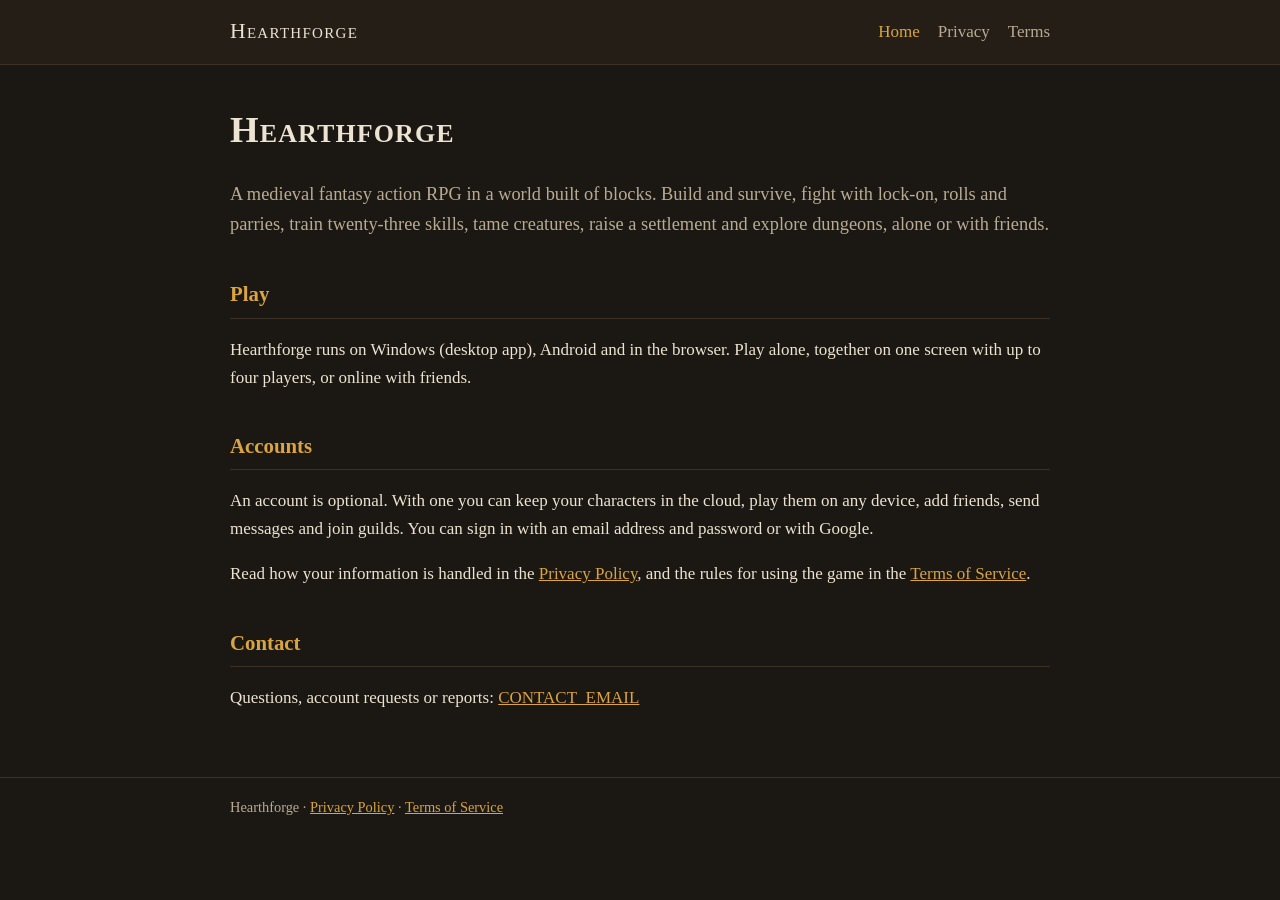
<file: index.html>
<!DOCTYPE html>
<html lang="en">
<head>
<meta charset="utf-8">
<meta name="viewport" content="width=device-width, initial-scale=1">
<title>Hearthforge</title>
<meta name="description" content="Hearthforge: a medieval fantasy voxel action RPG for Windows, Android and the web.">
<link rel="stylesheet" href="style.css">
</head>
<body>
<header class="top">
  <div class="wrap">
    <a class="brand" href="index.html">Hearthforge</a>
    <nav><a href="index.html" aria-current="page">Home</a><a href="privacy.html">Privacy</a><a href="terms.html">Terms</a></nav>
  </div>
</header>
<main class="wrap">
  <section class="hero">
    <h1>Hearthforge</h1>
    <p class="lead">A medieval fantasy action RPG in a world built of blocks. Build and survive, fight with lock-on, rolls and parries, train twenty-three skills, tame creatures, raise a settlement and explore dungeons, alone or with friends.</p>
  </section>

  <section>
    <h2>Play</h2>
    <p>Hearthforge runs on Windows (desktop app), Android and in the browser. Play alone, together on one screen with up to four players, or online with friends.</p>
  </section>

  <section>
    <h2>Accounts</h2>
    <p>An account is optional. With one you can keep your characters in the cloud, play them on any device, add friends, send messages and join guilds. You can sign in with an email address and password or with Google.</p>
    <p>Read how your information is handled in the <a href="privacy.html">Privacy Policy</a>, and the rules for using the game in the <a href="terms.html">Terms of Service</a>.</p>
  </section>

  <section>
    <h2>Contact</h2>
    <p>Questions, account requests or reports: <a href="mailto:CONTACT_EMAIL">CONTACT_EMAIL</a></p>
  </section>
</main>
<footer class="foot"><div class="wrap">Hearthforge &middot; <a href="privacy.html">Privacy Policy</a> &middot; <a href="terms.html">Terms of Service</a></div></footer>
</body>
</html>
</file>
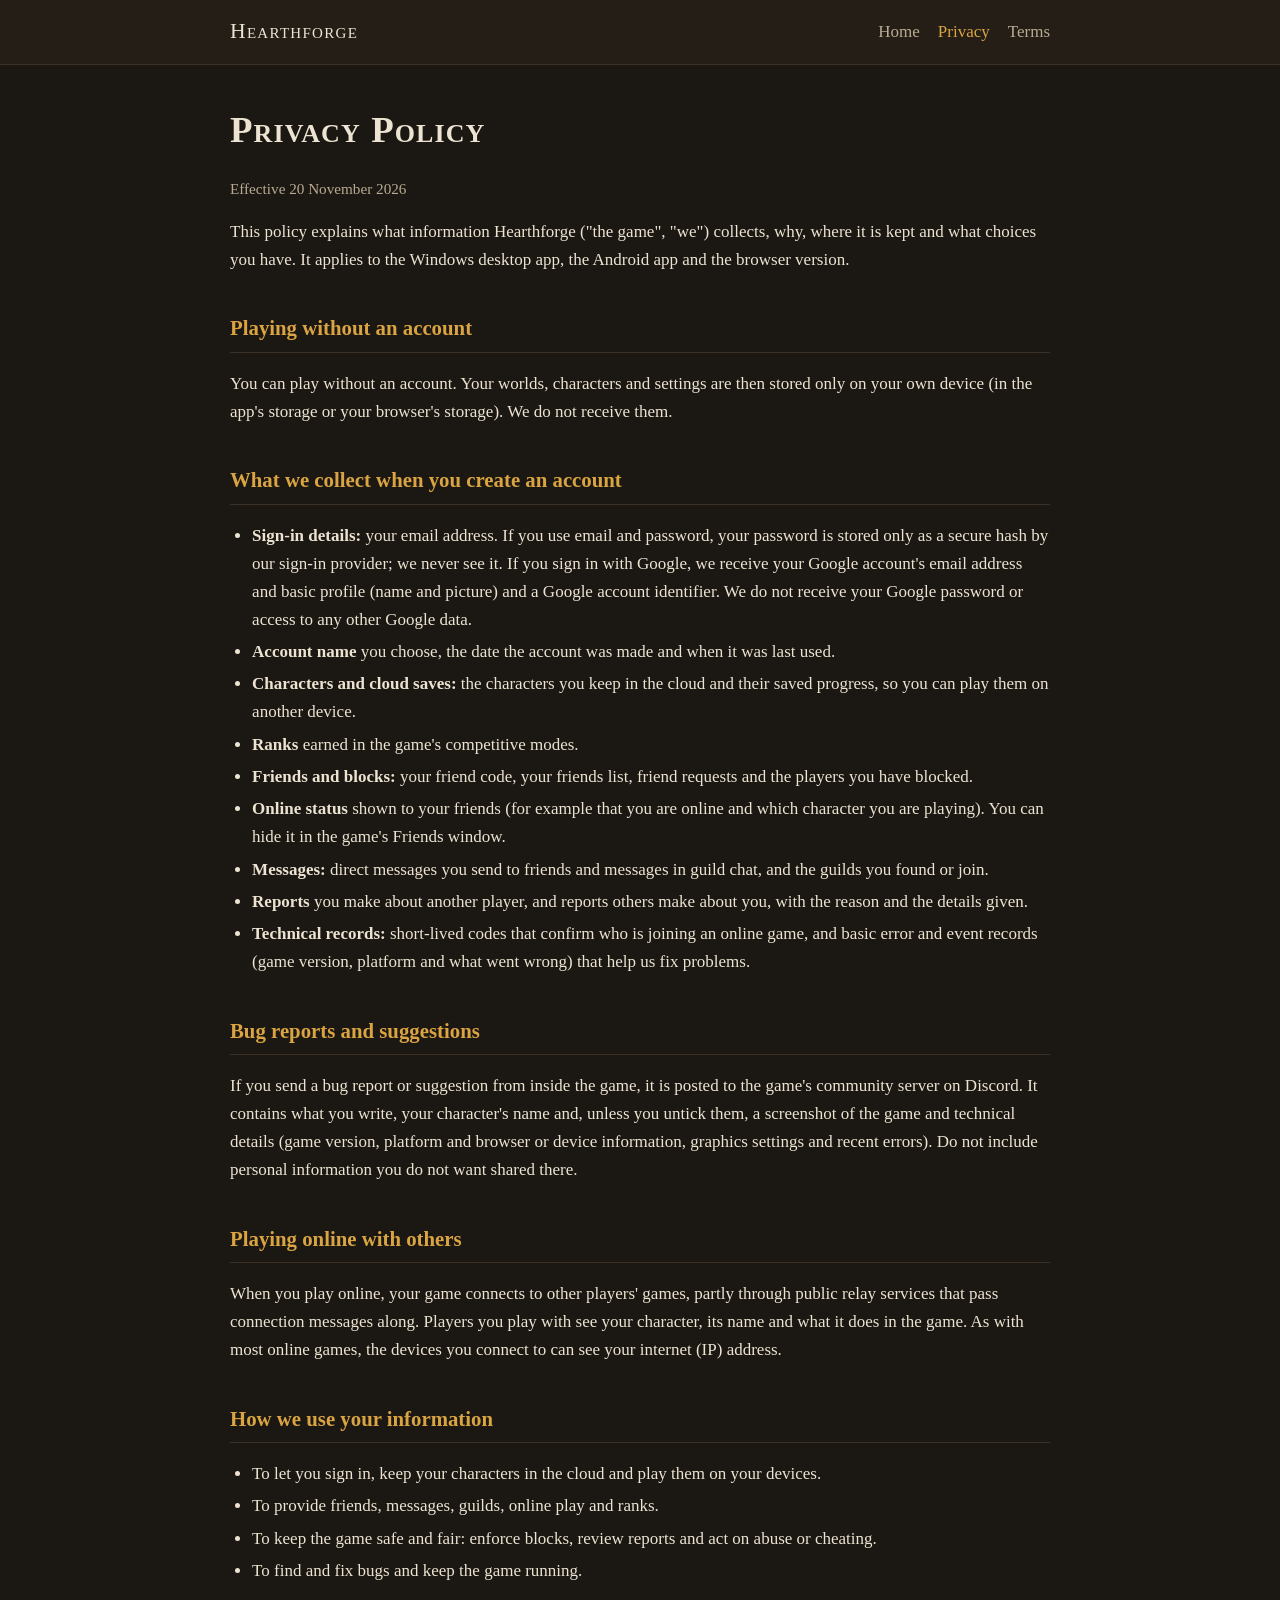
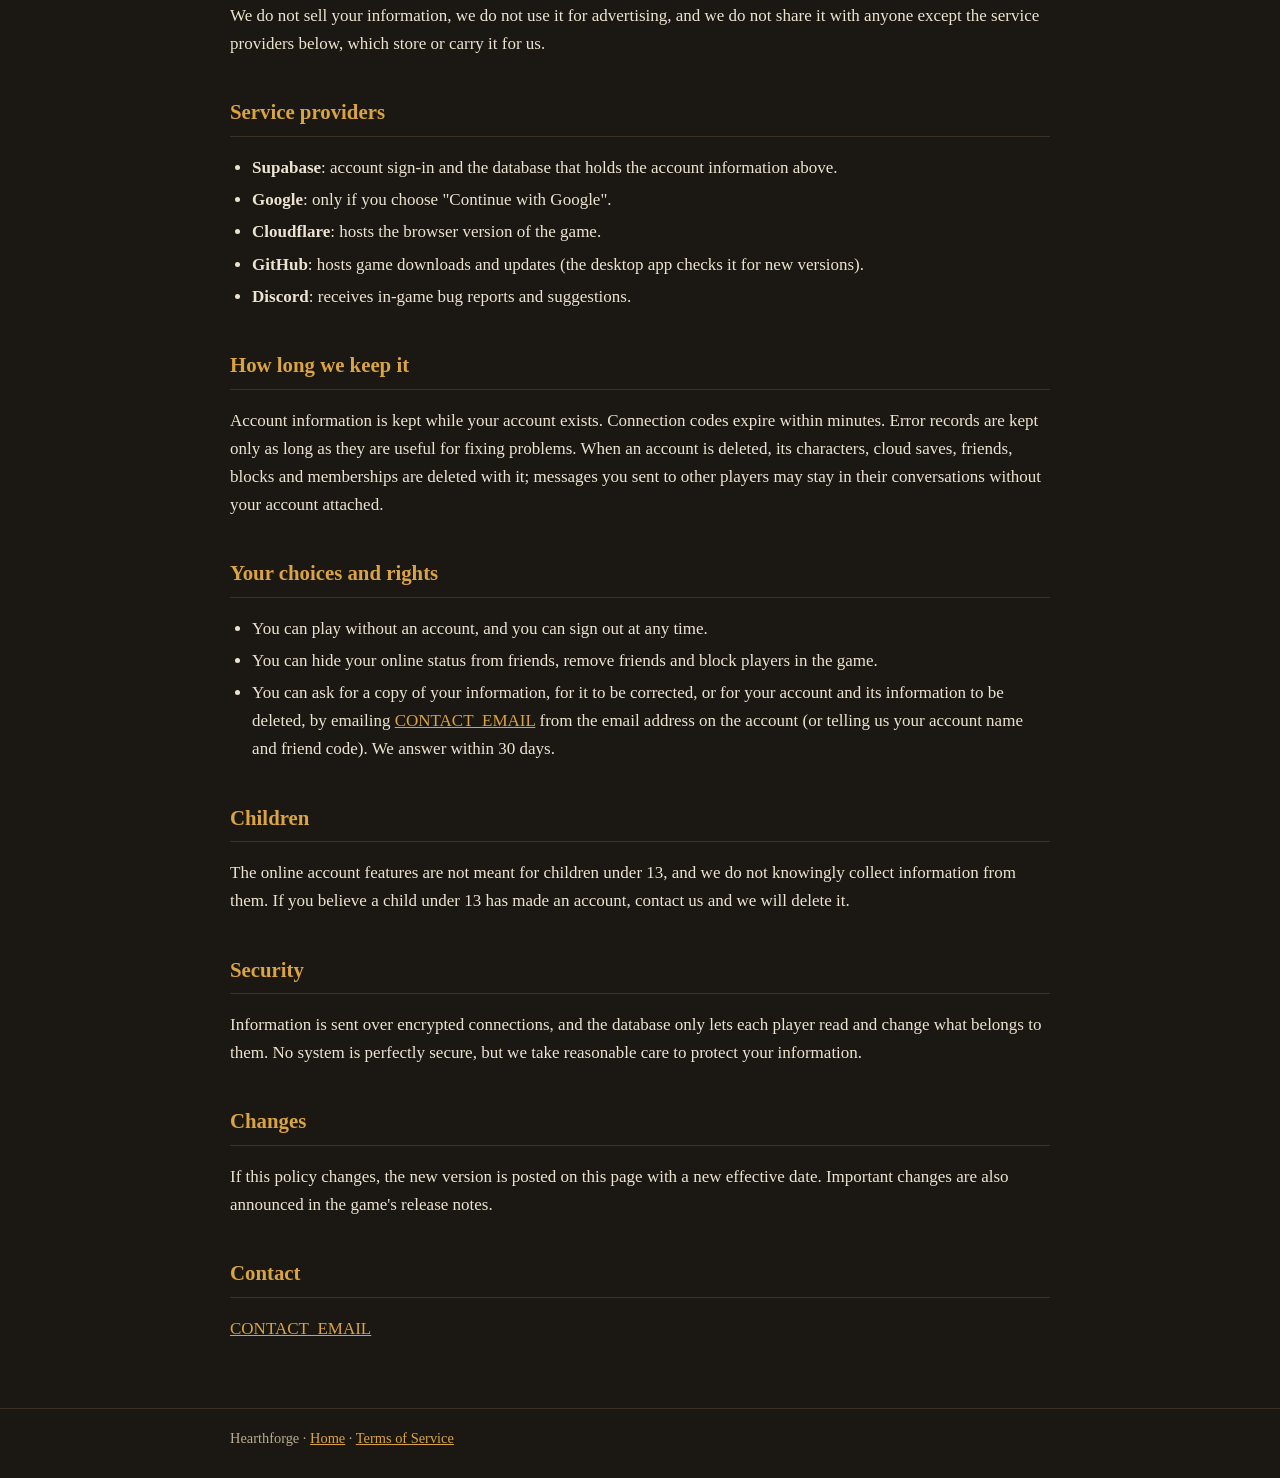
<file: privacy.html>
<!DOCTYPE html>
<html lang="en">
<head>
<meta charset="utf-8">
<meta name="viewport" content="width=device-width, initial-scale=1">
<title>Privacy Policy - Hearthforge</title>
<link rel="stylesheet" href="style.css">
</head>
<body>
<header class="top">
  <div class="wrap">
    <a class="brand" href="index.html">Hearthforge</a>
    <nav><a href="index.html">Home</a><a href="privacy.html" aria-current="page">Privacy</a><a href="terms.html">Terms</a></nav>
  </div>
</header>
<main class="wrap">
  <h1>Privacy Policy</h1>
  <p class="meta">Effective 20 November 2026</p>

  <p>This policy explains what information Hearthforge ("the game", "we") collects, why, where it is kept and what choices you have. It applies to the Windows desktop app, the Android app and the browser version.</p>

  <h2>Playing without an account</h2>
  <p>You can play without an account. Your worlds, characters and settings are then stored only on your own device (in the app's storage or your browser's storage). We do not receive them.</p>

  <h2>What we collect when you create an account</h2>
  <ul>
    <li><strong>Sign-in details:</strong> your email address. If you use email and password, your password is stored only as a secure hash by our sign-in provider; we never see it. If you sign in with Google, we receive your Google account's email address and basic profile (name and picture) and a Google account identifier. We do not receive your Google password or access to any other Google data.</li>
    <li><strong>Account name</strong> you choose, the date the account was made and when it was last used.</li>
    <li><strong>Characters and cloud saves:</strong> the characters you keep in the cloud and their saved progress, so you can play them on another device.</li>
    <li><strong>Ranks</strong> earned in the game's competitive modes.</li>
    <li><strong>Friends and blocks:</strong> your friend code, your friends list, friend requests and the players you have blocked.</li>
    <li><strong>Online status</strong> shown to your friends (for example that you are online and which character you are playing). You can hide it in the game's Friends window.</li>
    <li><strong>Messages:</strong> direct messages you send to friends and messages in guild chat, and the guilds you found or join.</li>
    <li><strong>Reports</strong> you make about another player, and reports others make about you, with the reason and the details given.</li>
    <li><strong>Technical records:</strong> short-lived codes that confirm who is joining an online game, and basic error and event records (game version, platform and what went wrong) that help us fix problems.</li>
  </ul>

  <h2>Bug reports and suggestions</h2>
  <p>If you send a bug report or suggestion from inside the game, it is posted to the game's community server on Discord. It contains what you write, your character's name and, unless you untick them, a screenshot of the game and technical details (game version, platform and browser or device information, graphics settings and recent errors). Do not include personal information you do not want shared there.</p>

  <h2>Playing online with others</h2>
  <p>When you play online, your game connects to other players' games, partly through public relay services that pass connection messages along. Players you play with see your character, its name and what it does in the game. As with most online games, the devices you connect to can see your internet (IP) address.</p>

  <h2>How we use your information</h2>
  <ul>
    <li>To let you sign in, keep your characters in the cloud and play them on your devices.</li>
    <li>To provide friends, messages, guilds, online play and ranks.</li>
    <li>To keep the game safe and fair: enforce blocks, review reports and act on abuse or cheating.</li>
    <li>To find and fix bugs and keep the game running.</li>
  </ul>
  <p>We do not sell your information, we do not use it for advertising, and we do not share it with anyone except the service providers below, which store or carry it for us.</p>

  <h2>Service providers</h2>
  <ul>
    <li><strong>Supabase</strong>: account sign-in and the database that holds the account information above.</li>
    <li><strong>Google</strong>: only if you choose "Continue with Google".</li>
    <li><strong>Cloudflare</strong>: hosts the browser version of the game.</li>
    <li><strong>GitHub</strong>: hosts game downloads and updates (the desktop app checks it for new versions).</li>
    <li><strong>Discord</strong>: receives in-game bug reports and suggestions.</li>
  </ul>

  <h2>How long we keep it</h2>
  <p>Account information is kept while your account exists. Connection codes expire within minutes. Error records are kept only as long as they are useful for fixing problems. When an account is deleted, its characters, cloud saves, friends, blocks and memberships are deleted with it; messages you sent to other players may stay in their conversations without your account attached.</p>

  <h2>Your choices and rights</h2>
  <ul>
    <li>You can play without an account, and you can sign out at any time.</li>
    <li>You can hide your online status from friends, remove friends and block players in the game.</li>
    <li>You can ask for a copy of your information, for it to be corrected, or for your account and its information to be deleted, by emailing <a href="mailto:CONTACT_EMAIL">CONTACT_EMAIL</a> from the email address on the account (or telling us your account name and friend code). We answer within 30 days.</li>
  </ul>

  <h2>Children</h2>
  <p>The online account features are not meant for children under 13, and we do not knowingly collect information from them. If you believe a child under 13 has made an account, contact us and we will delete it.</p>

  <h2>Security</h2>
  <p>Information is sent over encrypted connections, and the database only lets each player read and change what belongs to them. No system is perfectly secure, but we take reasonable care to protect your information.</p>

  <h2>Changes</h2>
  <p>If this policy changes, the new version is posted on this page with a new effective date. Important changes are also announced in the game's release notes.</p>

  <h2>Contact</h2>
  <p><a href="mailto:CONTACT_EMAIL">CONTACT_EMAIL</a></p>
</main>
<footer class="foot"><div class="wrap">Hearthforge &middot; <a href="index.html">Home</a> &middot; <a href="terms.html">Terms of Service</a></div></footer>
</body>
</html>
</file>
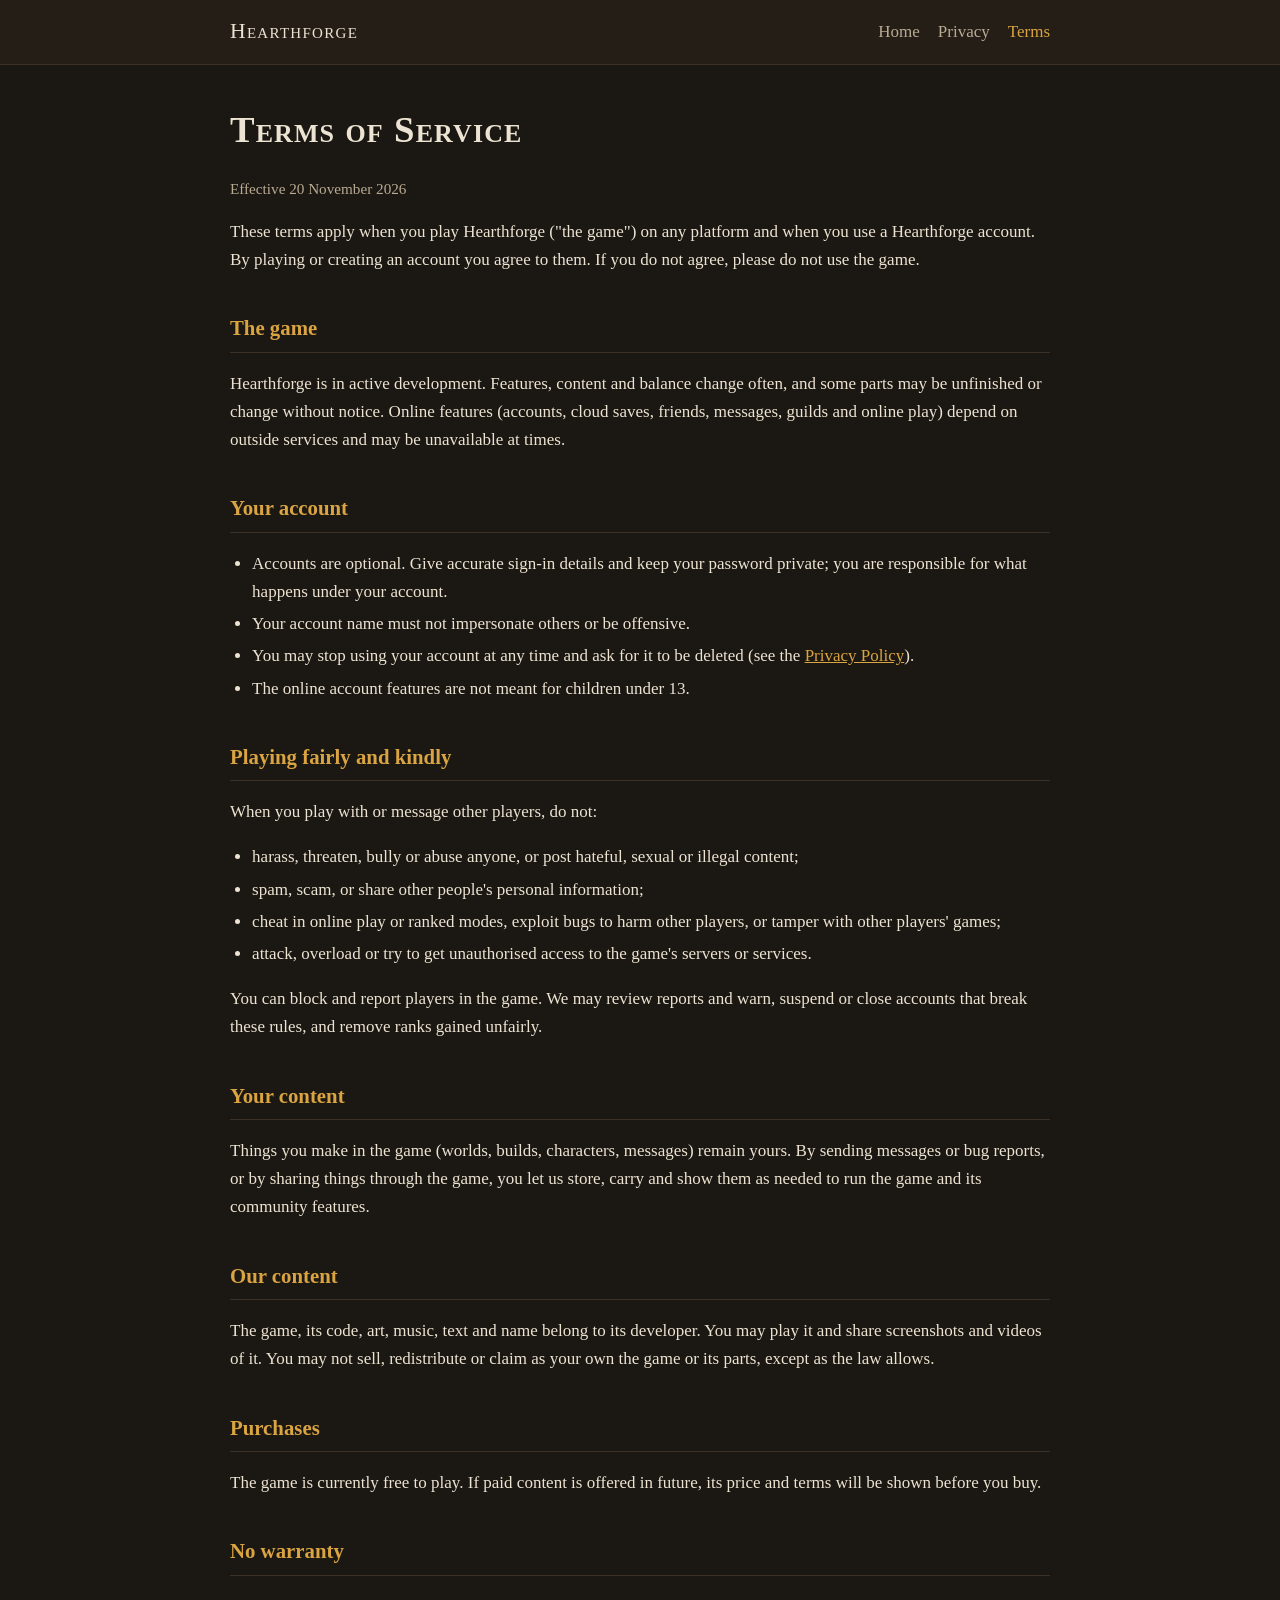
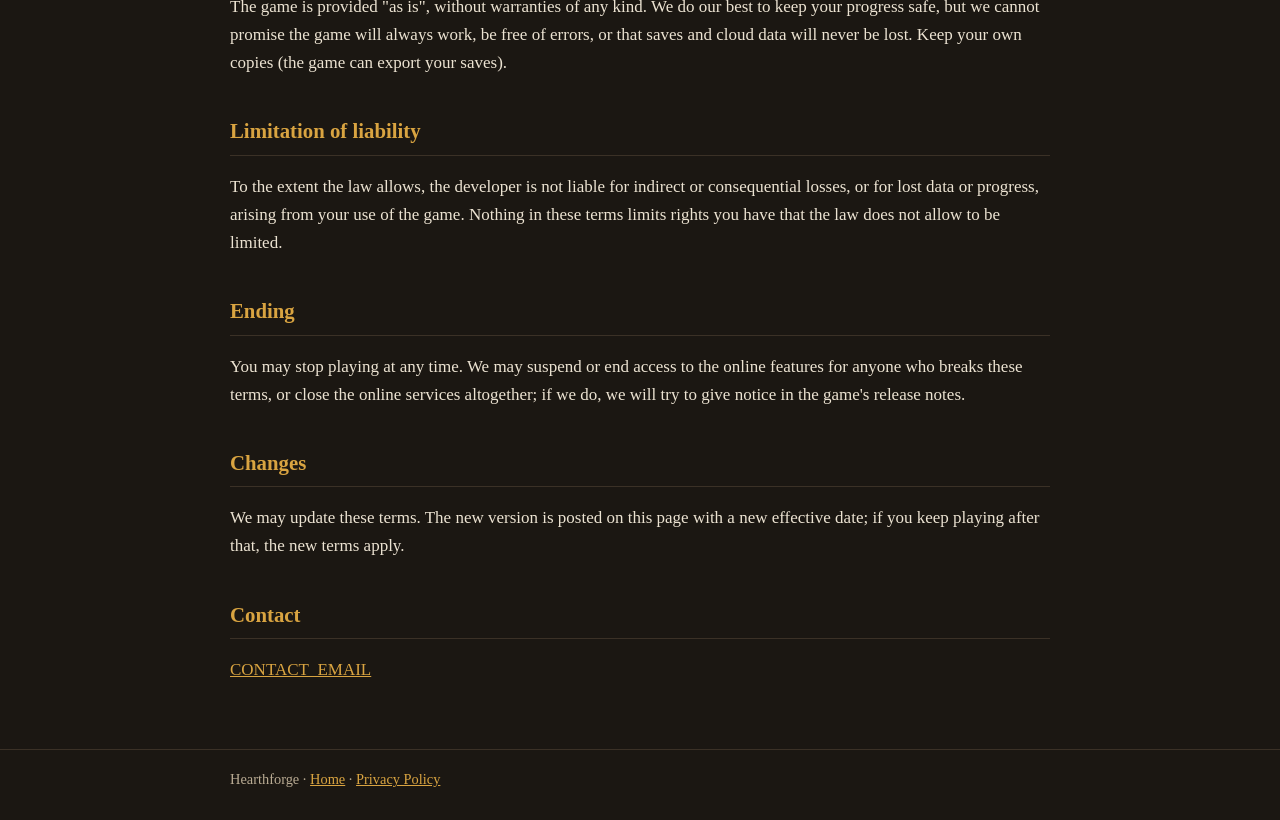
<file: terms.html>
<!DOCTYPE html>
<html lang="en">
<head>
<meta charset="utf-8">
<meta name="viewport" content="width=device-width, initial-scale=1">
<title>Terms of Service - Hearthforge</title>
<link rel="stylesheet" href="style.css">
</head>
<body>
<header class="top">
  <div class="wrap">
    <a class="brand" href="index.html">Hearthforge</a>
    <nav><a href="index.html">Home</a><a href="privacy.html">Privacy</a><a href="terms.html" aria-current="page">Terms</a></nav>
  </div>
</header>
<main class="wrap">
  <h1>Terms of Service</h1>
  <p class="meta">Effective 20 November 2026</p>

  <p>These terms apply when you play Hearthforge ("the game") on any platform and when you use a Hearthforge account. By playing or creating an account you agree to them. If you do not agree, please do not use the game.</p>

  <h2>The game</h2>
  <p>Hearthforge is in active development. Features, content and balance change often, and some parts may be unfinished or change without notice. Online features (accounts, cloud saves, friends, messages, guilds and online play) depend on outside services and may be unavailable at times.</p>

  <h2>Your account</h2>
  <ul>
    <li>Accounts are optional. Give accurate sign-in details and keep your password private; you are responsible for what happens under your account.</li>
    <li>Your account name must not impersonate others or be offensive.</li>
    <li>You may stop using your account at any time and ask for it to be deleted (see the <a href="privacy.html">Privacy Policy</a>).</li>
    <li>The online account features are not meant for children under 13.</li>
  </ul>

  <h2>Playing fairly and kindly</h2>
  <p>When you play with or message other players, do not:</p>
  <ul>
    <li>harass, threaten, bully or abuse anyone, or post hateful, sexual or illegal content;</li>
    <li>spam, scam, or share other people's personal information;</li>
    <li>cheat in online play or ranked modes, exploit bugs to harm other players, or tamper with other players' games;</li>
    <li>attack, overload or try to get unauthorised access to the game's servers or services.</li>
  </ul>
  <p>You can block and report players in the game. We may review reports and warn, suspend or close accounts that break these rules, and remove ranks gained unfairly.</p>

  <h2>Your content</h2>
  <p>Things you make in the game (worlds, builds, characters, messages) remain yours. By sending messages or bug reports, or by sharing things through the game, you let us store, carry and show them as needed to run the game and its community features.</p>

  <h2>Our content</h2>
  <p>The game, its code, art, music, text and name belong to its developer. You may play it and share screenshots and videos of it. You may not sell, redistribute or claim as your own the game or its parts, except as the law allows.</p>

  <h2>Purchases</h2>
  <p>The game is currently free to play. If paid content is offered in future, its price and terms will be shown before you buy.</p>

  <h2>No warranty</h2>
  <p>The game is provided "as is", without warranties of any kind. We do our best to keep your progress safe, but we cannot promise the game will always work, be free of errors, or that saves and cloud data will never be lost. Keep your own copies (the game can export your saves).</p>

  <h2>Limitation of liability</h2>
  <p>To the extent the law allows, the developer is not liable for indirect or consequential losses, or for lost data or progress, arising from your use of the game. Nothing in these terms limits rights you have that the law does not allow to be limited.</p>

  <h2>Ending</h2>
  <p>You may stop playing at any time. We may suspend or end access to the online features for anyone who breaks these terms, or close the online services altogether; if we do, we will try to give notice in the game's release notes.</p>

  <h2>Changes</h2>
  <p>We may update these terms. The new version is posted on this page with a new effective date; if you keep playing after that, the new terms apply.</p>

  <h2>Contact</h2>
  <p><a href="mailto:CONTACT_EMAIL">CONTACT_EMAIL</a></p>
</main>
<footer class="foot"><div class="wrap">Hearthforge &middot; <a href="index.html">Home</a> &middot; <a href="privacy.html">Privacy Policy</a></div></footer>
</body>
</html>
</file>
<file: style.css>
:root { --bg: #1b1712; --panel: #241e17; --ink: #ece3d2; --muted: #b9ab93; --gold: #d9a441; --line: #3b3126; }
* { box-sizing: border-box; }
html { -webkit-text-size-adjust: 100%; }
body { margin: 0; background: var(--bg); color: var(--ink); font: 17px/1.65 Georgia, "Times New Roman", serif; }
a { color: var(--gold); }
a:hover { color: #f0c46a; }
.wrap { width: min(820px, 92vw); margin: 0 auto; }
.top { background: var(--panel); border-bottom: 1px solid var(--line); }
.top .wrap { display: flex; align-items: center; justify-content: space-between; gap: 16px; flex-wrap: wrap; padding: 14px 0; }
.brand { font-size: 1.35rem; letter-spacing: 0.06em; color: var(--ink); text-decoration: none; font-variant: small-caps; }
nav { display: flex; gap: 18px; }
nav a { text-decoration: none; color: var(--muted); white-space: nowrap; }
nav a[aria-current="page"], nav a:hover { color: var(--gold); }
main { padding: 28px 0 48px; }
h1 { font-size: 2.3rem; margin: 0.2em 0 0.3em; letter-spacing: 0.03em; font-variant: small-caps; }
h2 { font-size: 1.3rem; margin: 1.8em 0 0.5em; padding-bottom: 6px; border-bottom: 1px solid var(--line); color: var(--gold); }
h3 { font-size: 1.05rem; margin: 1.3em 0 0.3em; }
.lead { font-size: 1.15rem; color: var(--muted); }
.meta { color: var(--muted); font-size: 0.95rem; }
ul { padding-left: 1.3em; }
li { margin: 0.25em 0; }
.foot { border-top: 1px solid var(--line); color: var(--muted); font-size: 0.9rem; padding: 18px 0 28px; }
@media (max-width: 520px) { body { font-size: 16px; } h1 { font-size: 1.9rem; } }
</file>
